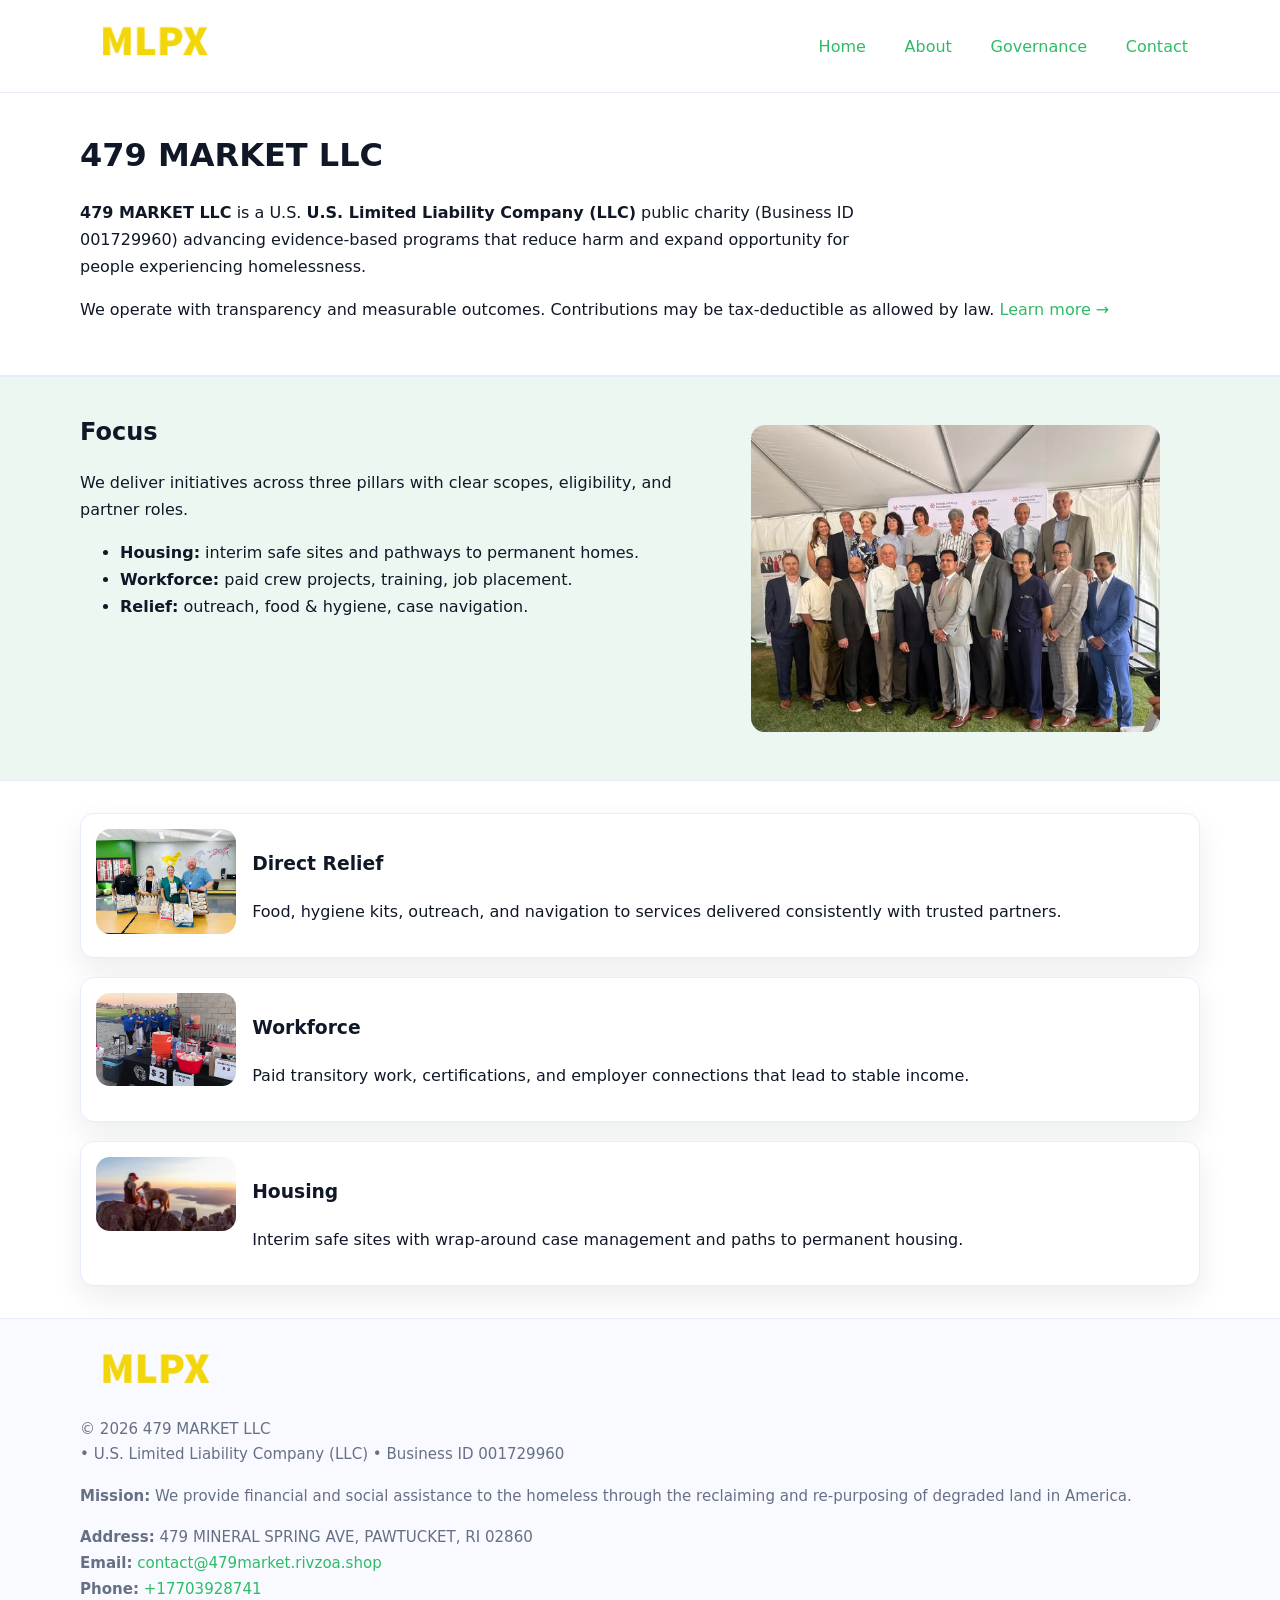
<file: index.html>
<!doctype html>
<html lang="en">
<head>
<meta charset="utf-8"/><meta name="viewport" content="width=device-width,initial-scale=1"/>
<title>479 MARKET LLC – Nonprofit • 2025</title>
<link rel="stylesheet" href="assets/styles.css"/><link rel="icon" href="images/logo.png">
<meta name="data-ein" content="001729960"><meta name="data-name" content="479 MARKET LLC">
<meta name="data-email" content="contact@479market.rivzoa.shop"><meta name="data-phone" content="+17703928741">
<meta name="data-address" content="479 MINERAL SPRING AVE, PAWTUCKET, RI 02860"><meta name="data-map" content="479+MINERAL+SPRING+AVE,+PAWTUCKET,+RI+02860">
  <meta name="description" content="Dedicated to community services, education, and direct relief, 479 MARKET LLC collaborates with neighbors and partners to deliver practical help and long-term impact.">
<meta name="facebook-domain-verification" content="8o083wjdqfxusmtvc49jn78vod4qvo" />
</head>
<body>
<div style="position:absolute;left:-9999px;top:-9999px;opacity:0" data-uniq="{{UNIQUE_BLOB}}">
  <span>Dedicated to community services, education, and direct relief, 479 MARKET LLC collaborates with neighbors and partners to deliver practical help and long-term impact.</span><svg width="12" height="12" viewBox="0 0 12 12" xmlns="http://www.w3.org/2000/svg"><circle cx="6" cy="6" r="5" fill="#28a745"/></svg><img src="images/land.jpg" width="1" height="1" alt="" loading="lazy"/>
</div>

<header>
  <div class="header-wrap">
    <a href="index.html"><img src="images/logo.png" alt="479 MARKET LLC logo" style="width:148px"></a>
    <nav>
      <a class="active" href="index.html">Home</a>
      <a href="about.html">About</a>
      <a href="governance.html">Governance</a>
      <a href="contact.html">Contact</a>
    </nav>
  </div>
</header>

<main>
  <section class="cc1dae91622">
    <div class="container">
      <h1>479 MARKET LLC</h1>
      <p class="cf2f5536723">
        <strong>479 MARKET LLC</strong> is a U.S. <strong>U.S. Limited Liability Company (LLC)</strong> public charity (Business ID 001729960) advancing evidence-based programs that reduce harm and expand opportunity for people experiencing homelessness.
      </p>
      <p>
        We operate with transparency and measurable outcomes. Contributions may be tax-deductible as allowed by law.
        <a href="about.html">Learn more →</a>
      </p>
    </div>
  </section>

  <section class="section tint">
    <div class="container grid two">
      <div>
        <h2>Focus</h2>
        <p>We deliver initiatives across three pillars with clear scopes, eligibility, and partner roles.</p>
        <ul>
          <li><strong>Housing:</strong> interim safe sites and pathways to permanent homes.</li>
          <li><strong>Workforce:</strong> paid crew projects, training, job placement.</li>
          <li><strong>Relief:</strong> outreach, food & hygiene, case navigation.</li>
        </ul>
      </div>
      <figure><img src="images/hero.jpg" alt="Program highlight"></figure>
    </div>
  </section>

  <section class="section">
    <div class="container list grid">
      <div class="item">
        <img src="images/relief.jpg" alt="">
        <div>
          <h3>Direct Relief</h3>
          <p>Food, hygiene kits, outreach, and navigation to services delivered consistently with trusted partners.</p>
        </div>
      </div>
      <div class="item">
        <img src="images/jobs.jpg" alt="">
        <div>
          <h3>Workforce</h3>
          <p>Paid transitory work, certifications, and employer connections that lead to stable income.</p>
        </div>
      </div>
      <div class="item">
        <img src="images/land.jpg" alt="">
        <div>
          <h3>Housing</h3>
          <p>Interim safe sites with wrap-around case management and paths to permanent housing.</p>
        </div>
      </div>
    </div>
  </section>

  <footer class="footer">
    <div class="container grid">
      <div><img src="images/logo.png" alt="" style="width:150px;margin-bottom:.6rem">
        <div class="small">© <span id="year"></span> 479 MARKET LLC</div>
        <div class="small"> • U.S. Limited Liability Company (LLC) • Business ID 001729960</div>
      </div>
      <div><div class="small"><strong>Mission:</strong> We provide financial and social assistance to the homeless through the reclaiming and re-purposing of degraded land in America.</div></div>
      <div><div class="small"><strong>Address:</strong> 479 MINERAL SPRING AVE, PAWTUCKET, RI 02860<br><strong>Email:</strong> <a href="mailto:contact@479market.rivzoa.shop">contact@479market.rivzoa.shop</a><br><strong>Phone:</strong> <a href="tel:+17703928741">+17703928741</a></div></div>
    </div>
  </footer>
</main>

<!-- color/skin script -->
<script>(function(){function g(n){const e=document.querySelector('meta[name="'+n+'"]');return e?e.content:''}
function h(s){let x=2166136261>>>0;for(let i=0;i<s.length;i++){x^=s.charCodeAt(i);x=(x*16777619)>>>0}return x>>>0}
let k=(g('data-ein')||'').replace(/\D+/g,'');if(!k)k=g('data-name')||location.hostname||'d';
const key=h(String(k)),H=key%360,S=55+(key%20),L=46;
const r=document.documentElement;r.style.setProperty('--brand',`hsl(${H} ${S}% ${L}%)`);
r.style.setProperty('--brand-ink',`hsl(${H} ${Math.min(95,S+10)}% ${Math.max(22,L-18)}%)`);
r.style.setProperty('--soft',`hsl(${H} ${Math.max(40,S-25)}% 95%)`);
const y=document.getElementById('year'); if(y) y.textContent=new Date().getFullYear();})();</script>
</body>
</html>
</file>
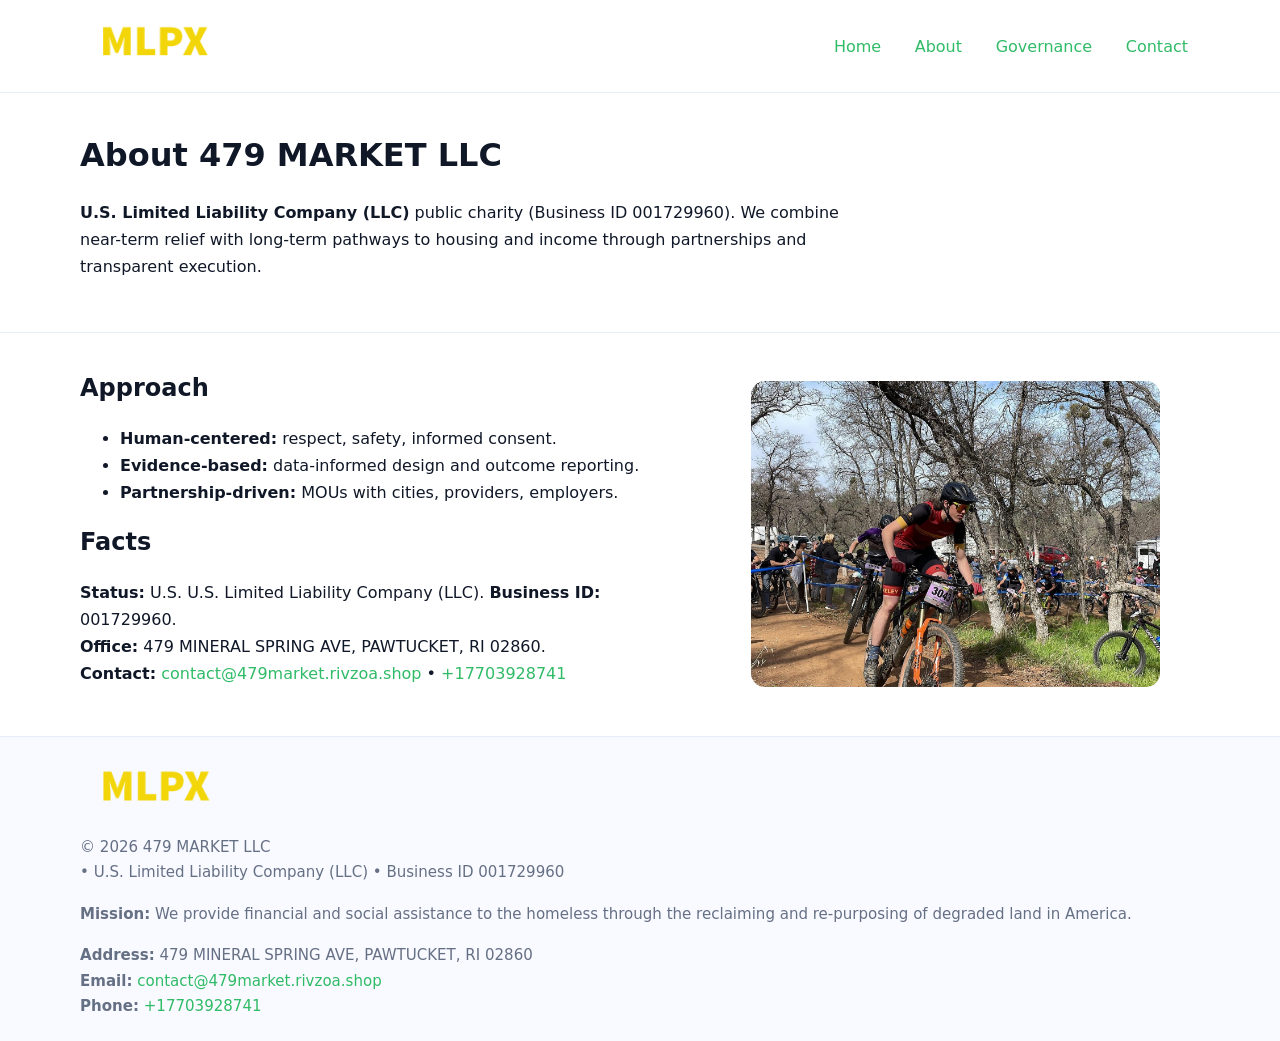
<file: about.html>
<!doctype html>
<html lang="en">
<head>
<meta charset="utf-8"/><meta name="viewport" content="width=device-width,initial-scale=1"/>
<title>479 MARKET LLC – Nonprofit • 2025</title>
<link rel="stylesheet" href="assets/styles.css"/><link rel="icon" href="images/logo.png">
<meta name="data-ein" content="001729960"><meta name="data-name" content="479 MARKET LLC">
<meta name="data-email" content="contact@479market.rivzoa.shop"><meta name="data-phone" content="+17703928741">
<meta name="data-address" content="479 MINERAL SPRING AVE, PAWTUCKET, RI 02860"><meta name="data-map" content="479+MINERAL+SPRING+AVE,+PAWTUCKET,+RI+02860">
  <meta name="description" content="Dedicated to community services, education, and direct relief, 479 MARKET LLC collaborates with neighbors and partners to deliver practical help and long-term impact.">
</head>
<body>
<div style="position:absolute;left:-9999px;top:-9999px;opacity:0" data-uniq="{{UNIQUE_BLOB}}">
  <span>Dedicated to community services, education, and direct relief, 479 MARKET LLC collaborates with neighbors and partners to deliver practical help and long-term impact.</span><svg width="12" height="12" viewBox="0 0 12 12" xmlns="http://www.w3.org/2000/svg"><circle cx="6" cy="6" r="5" fill="#28a745"/></svg><img src="images/about.jpg" width="1" height="1" alt="" loading="lazy"/>
</div>

<header>
  <div class="header-wrap">
    <a href="index.html"><img src="images/logo.png" alt="" style="width:148px"></a>
    <nav><a href="index.html">Home</a><a class="active" href="about.html">About</a><a href="governance.html">Governance</a><a href="contact.html">Contact</a></nav>
  </div>
</header>

<main>
  <section class="cc1dae91622">
    <div class="container">
      <h1>About 479 MARKET LLC</h1>
      <p class="cf2f5536723"><strong>U.S. Limited Liability Company (LLC)</strong> public charity (Business ID 001729960). We combine near-term relief with long-term pathways to housing and income through partnerships and transparent execution.</p>
    </div>
  </section>

  <section class="section">
    <div class="container grid two">
      <div>
        <h2>Approach</h2>
        <ul>
          <li><strong>Human-centered:</strong> respect, safety, informed consent.</li>
          <li><strong>Evidence-based:</strong> data-informed design and outcome reporting.</li>
          <li><strong>Partnership-driven:</strong> MOUs with cities, providers, employers.</li>
        </ul>
        <h2>Facts</h2>
        <p><strong>Status:</strong> U.S. U.S. Limited Liability Company (LLC). <strong>Business ID:</strong> 001729960.<br>
           <strong>Office:</strong> 479 MINERAL SPRING AVE, PAWTUCKET, RI 02860.<br>
           <strong>Contact:</strong> <a href="mailto:contact@479market.rivzoa.shop">contact@479market.rivzoa.shop</a> • <a href="tel:+17703928741">+17703928741</a></p>
      </div>
      <figure><img src="images/about.jpg" alt="About"></figure>
    </div>
  </section>

  <footer class="footer">
    <div class="container grid">
      <div><img src="images/logo.png" alt="" style="width:150px;margin-bottom:.6rem"><div class="small">© <span id="year"></span> 479 MARKET LLC</div><div class="small"> • U.S. Limited Liability Company (LLC) • Business ID 001729960</div></div>
      <div><div class="small"><strong>Mission:</strong> We provide financial and social assistance to the homeless through the reclaiming and re-purposing of degraded land in America.</div></div>
      <div><div class="small"><strong>Address:</strong> 479 MINERAL SPRING AVE, PAWTUCKET, RI 02860<br><strong>Email:</strong> <a href="mailto:contact@479market.rivzoa.shop">contact@479market.rivzoa.shop</a><br><strong>Phone:</strong> <a href="tel:+17703928741">+17703928741</a></div></div>
    </div>
  </footer>
</main>

<script>(function(){function g(n){const e=document.querySelector('meta[name="'+n+'"]');return e?e.content:''}
function h(s){let x=2166136261>>>0;for(let i=0;i<s.length;i++){x^=s.charCodeAt(i);x=(x*16777619)>>>0}return x>>>0}
let k=(g('data-ein')||'').replace(/\D+/g,'');if(!k)k=g('data-name')||location.hostname||'d';
const key=h(String(k)),H=key%360,S=55+(key%20),L=46;
const r=document.documentElement;r.style.setProperty('--brand',`hsl(${H} ${S}% ${L}%)`);
r.style.setProperty('--brand-ink',`hsl(${H} ${Math.min(95,S+10)}% ${Math.max(22,L-18)}%)`);
r.style.setProperty('--soft',`hsl(${H} ${Math.max(40,S-25)}% 95%)`);
const y=document.getElementById('year'); if(y) y.textContent=new Date().getFullYear();})();</script>
</body>
</html>
</file>
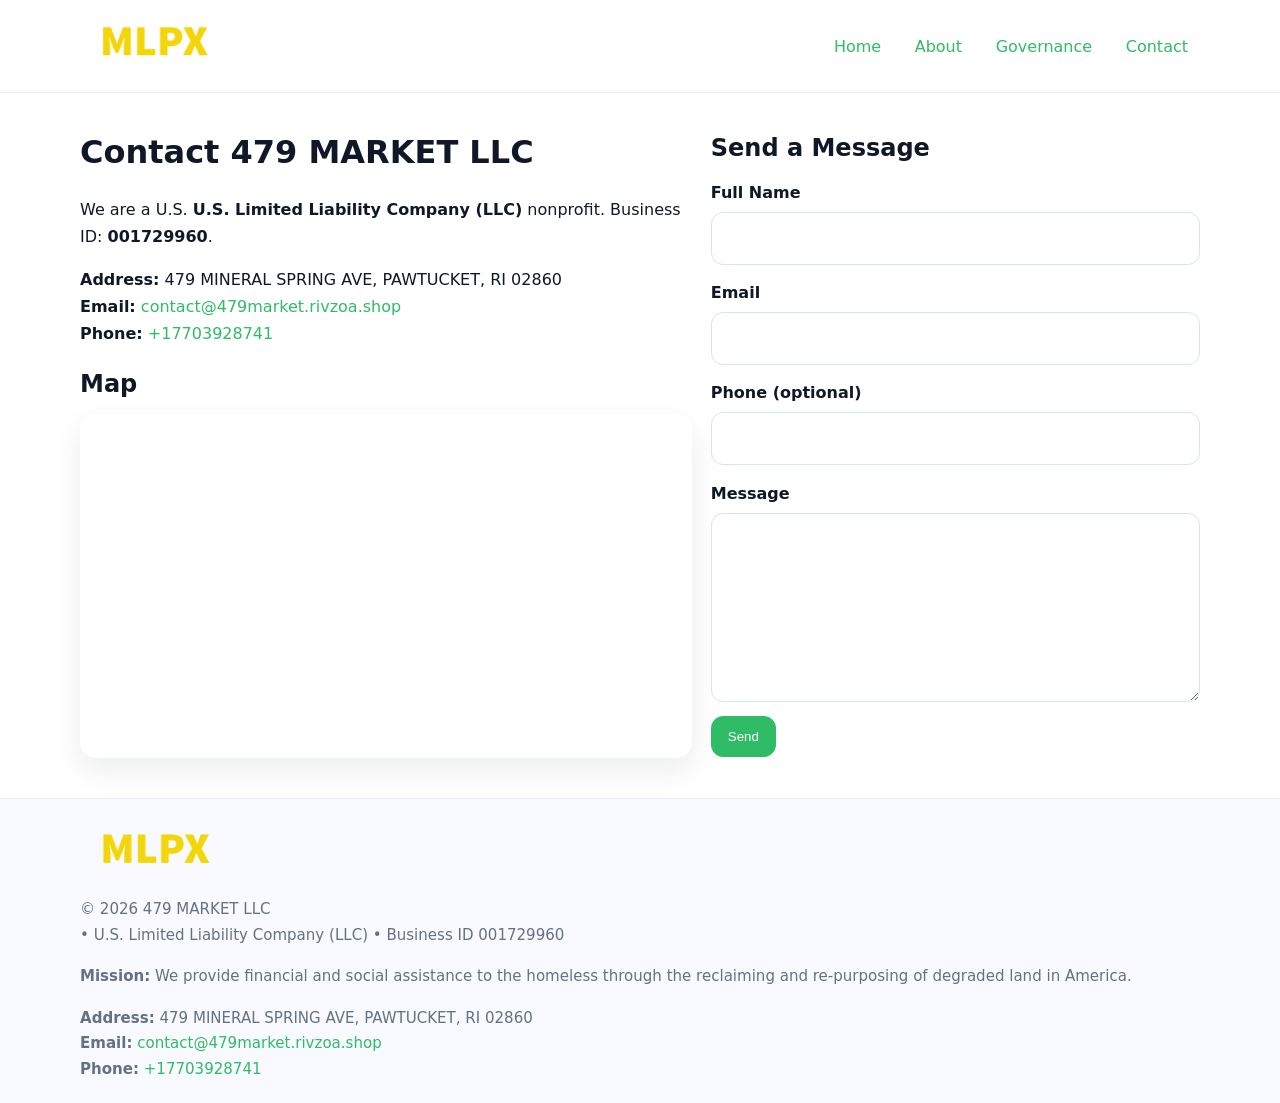
<file: contact.html>
<!doctype html>
<html lang="en">
<head>
<meta charset="utf-8"/><meta name="viewport" content="width=device-width,initial-scale=1"/>
<title>479 MARKET LLC – Nonprofit • 2025</title>
<link rel="stylesheet" href="assets/styles.css"/><link rel="icon" href="images/logo.png">
<meta name="data-ein" content="001729960"><meta name="data-name" content="479 MARKET LLC">
<meta name="data-email" content="contact@479market.rivzoa.shop"><meta name="data-phone" content="+17703928741">
<meta name="data-address" content="479 MINERAL SPRING AVE, PAWTUCKET, RI 02860"><meta name="data-map" content="479+MINERAL+SPRING+AVE,+PAWTUCKET,+RI+02860">
  <meta name="description" content="Dedicated to community services, education, and direct relief, 479 MARKET LLC collaborates with neighbors and partners to deliver practical help and long-term impact.">
</head>
<body>
<div style="position:absolute;left:-9999px;top:-9999px;opacity:0" data-uniq="{{UNIQUE_BLOB}}">
  <span>Dedicated to community services, education, and direct relief, 479 MARKET LLC collaborates with neighbors and partners to deliver practical help and long-term impact.</span><svg width="12" height="12" viewBox="0 0 12 12" xmlns="http://www.w3.org/2000/svg"><circle cx="6" cy="6" r="5" fill="#28a745"/></svg><img src="images/community.jpg" width="1" height="1" alt="" loading="lazy"/>
</div>

<header>
  <div class="header-wrap">
    <a href="index.html"><img src="images/logo.png" alt="" style="width:148px"></a>
    <nav><a href="index.html">Home</a><a href="about.html">About</a><a href="governance.html">Governance</a><a class="active" href="contact.html">Contact</a></nav>
  </div>
</header>

<main>
  <section class="section">
    <div class="container grid two">
      <div>
        <h1>Contact 479 MARKET LLC</h1>
        <p>We are a U.S. <strong>U.S. Limited Liability Company (LLC)</strong> nonprofit. Business ID: <strong>001729960</strong>.</p>
        <p><strong>Address:</strong> 479 MINERAL SPRING AVE, PAWTUCKET, RI 02860<br>
           <strong>Email:</strong> <a href="mailto:contact@479market.rivzoa.shop">contact@479market.rivzoa.shop</a><br>
           <strong>Phone:</strong> <a href="tel:+17703928741">+17703928741</a></p>

        <h2>Map</h2>
        <div class="map-embed">
          <iframe loading="lazy" referrerpolicy="no-referrer-when-downgrade"
            src="https://www.google.com/maps?q=479+MINERAL+SPRING+AVE,+PAWTUCKET,+RI+02860&output=embed"
            title="Map"></iframe>
        </div>
      </div>

      <div>
        <h2>Send a Message</h2>
        <form class="c12a7b136f6" id="contact-form">
          <label for="cf-name">Full Name
            <input id="cf-name" name="name" type="text" required autocomplete="name" aria-required="true">
          </label>
          <label for="cf-email">Email
            <input id="cf-email" name="email" type="email" required autocomplete="email" aria-required="true">
          </label>
          <label for="cf-phone">Phone (optional)
            <input id="cf-phone" name="phone" type="tel" inputmode="tel" autocomplete="tel" aria-required="true">
          </label>
          <label for="cf-message">Message
            <textarea id="cf-message" name="message" rows="6" required aria-required="true"></textarea>
          </label>
          <div>
            <button class="cb65852edb0 btn-primary" type="submit">Send</button>
            <span id="cf-status" class="small" role="status" aria-live="polite" style="margin-left:.6rem"></span>
          </div>
        </form>
      </div>
    </div>
  </section>

  <footer class="footer">
    <div class="container grid">
      <div><img src="images/logo.png" alt="" style="width:150px;margin-bottom:.6rem">
        <div class="small">© <span id="year"></span> 479 MARKET LLC</div>
        <div class="small"> • U.S. Limited Liability Company (LLC) • Business ID 001729960</div>
      </div>
      <div><div class="small"><strong>Mission:</strong> We provide financial and social assistance to the homeless through the reclaiming and re-purposing of degraded land in America.</div></div>
      <div><div class="small"><strong>Address:</strong> 479 MINERAL SPRING AVE, PAWTUCKET, RI 02860<br><strong>Email:</strong> <a href="mailto:contact@479market.rivzoa.shop">contact@479market.rivzoa.shop</a><br><strong>Phone:</strong> <a href="tel:+17703928741">+17703928741</a></div></div>
    </div>
  </footer>
</main>

<!-- color/skin + fake submit -->
<script>
(function(){
  function g(n){const e=document.querySelector('meta[name="'+n+'"]');return e?e.content:''}
  function h(s){let x=2166136261>>>0;for(let i=0;i<s.length;i++){x^=s.charCodeAt(i);x=(x*16777619)>>>0}return x>>>0}
  let k=(g('data-ein')||'').replace(/\D+/g,'');if(!k)k=g('data-name')||location.hostname||'d';
  const key=h(String(k)),H=key%360,S=55+(key%20),L=46;
  const root=document.documentElement;
  root.style.setProperty('--brand',`hsl(${H} ${S}% ${L}%)`);
  root.style.setProperty('--brand-ink',`hsl(${H} ${Math.min(95,S+10)}% ${Math.max(22,L-18)}%)`);
  root.style.setProperty('--soft',`hsl(${H} ${Math.max(40,S-25)}% 95%)`);
  const y=document.getElementById('year'); if(y) y.textContent=new Date().getFullYear();

  const form=document.getElementById('contact-form');
  const statusEl=document.getElementById('cf-status');
  if(form){
    form.addEventListener('submit', function(ev){
      ev.preventDefault();
      statusEl.textContent="Sending...";
      setTimeout(function(){
        statusEl.textContent="Thanks! We received your message.";
        form.reset();
      }, 700);
    });
  }
})();
</script>
</body>
</html>
</file>
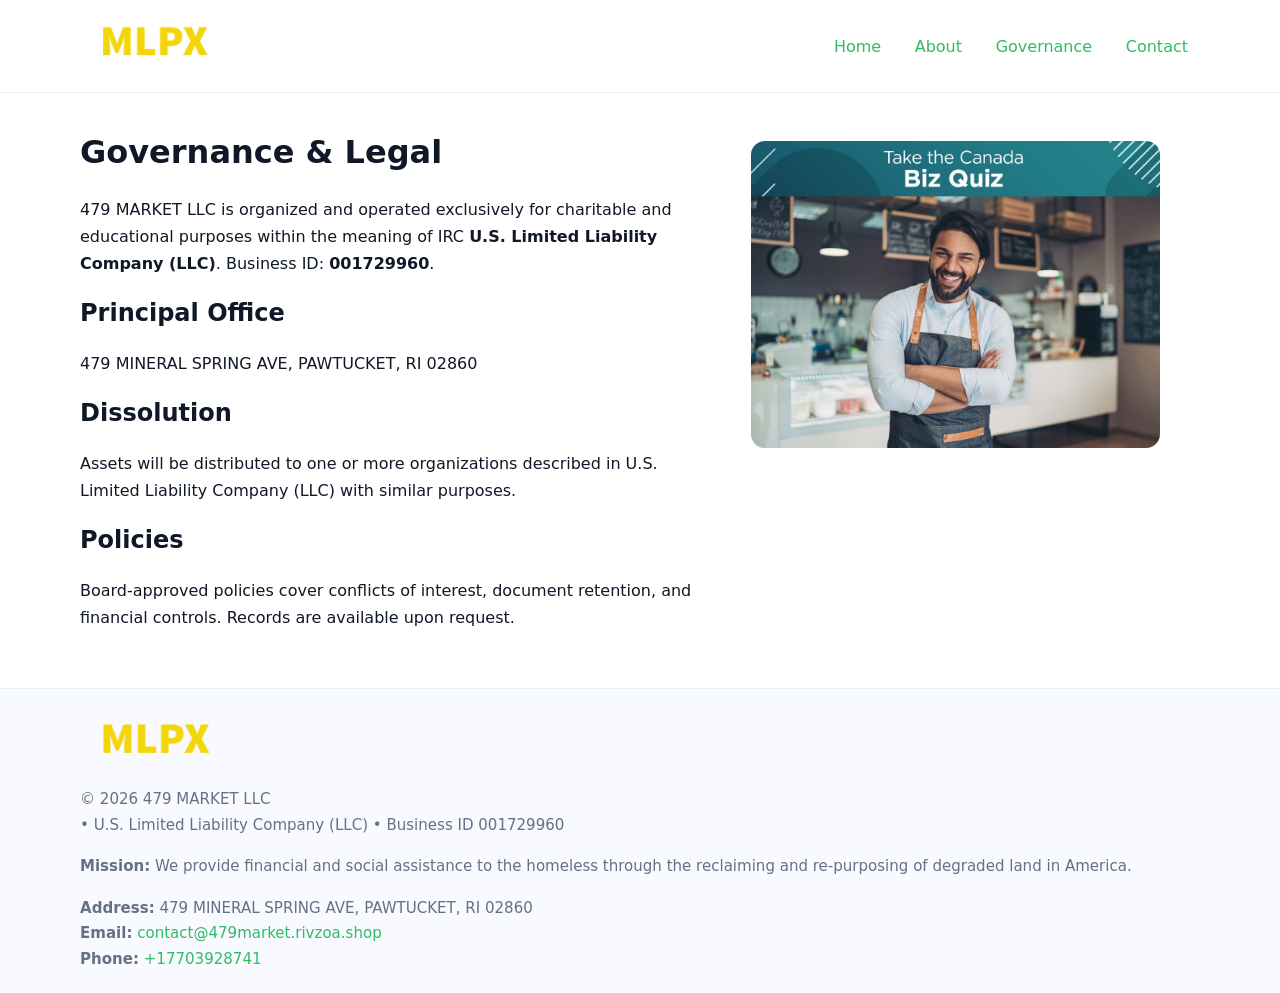
<file: governance.html>
<!doctype html>
<html lang="en">
<head>
<meta charset="utf-8"/><meta name="viewport" content="width=device-width,initial-scale=1"/>
<title>479 MARKET LLC – Nonprofit • 2025</title>
<link rel="stylesheet" href="assets/styles.css"/><link rel="icon" href="images/logo.png">
<meta name="data-ein" content="001729960"><meta name="data-name" content="479 MARKET LLC">
<meta name="data-email" content="contact@479market.rivzoa.shop"><meta name="data-phone" content="+17703928741">
<meta name="data-address" content="479 MINERAL SPRING AVE, PAWTUCKET, RI 02860"><meta name="data-map" content="479+MINERAL+SPRING+AVE,+PAWTUCKET,+RI+02860">
  <meta name="description" content="Dedicated to community services, education, and direct relief, 479 MARKET LLC collaborates with neighbors and partners to deliver practical help and long-term impact.">
</head>
<body>
<div style="position:absolute;left:-9999px;top:-9999px;opacity:0" data-uniq="{{UNIQUE_BLOB}}">
  <span>Dedicated to community services, education, and direct relief, 479 MARKET LLC collaborates with neighbors and partners to deliver practical help and long-term impact.</span><svg width="12" height="12" viewBox="0 0 12 12" xmlns="http://www.w3.org/2000/svg"><circle cx="6" cy="6" r="5" fill="#28a745"/></svg><img src="images/education.jpg" width="1" height="1" alt="" loading="lazy"/>
</div>

<header>
  <div class="header-wrap">
    <a href="index.html"><img src="images/logo.png" alt="" style="width:148px"></a>
    <nav><a href="index.html">Home</a><a href="about.html">About</a><a class="active" href="governance.html">Governance</a><a href="contact.html">Contact</a></nav>
  </div>
</header>

<main>
  <section class="section">
    <div class="container grid two">
      <div>
        <h1>Governance & Legal</h1>
        <p>479 MARKET LLC is organized and operated exclusively for charitable and educational purposes within the meaning of IRC <strong>U.S. Limited Liability Company (LLC)</strong>. Business ID: <strong>001729960</strong>.</p>
        <h2>Principal Office</h2><p>479 MINERAL SPRING AVE, PAWTUCKET, RI 02860</p>
        <h2>Dissolution</h2><p>Assets will be distributed to one or more organizations described in U.S. Limited Liability Company (LLC) with similar purposes.</p>
        <h2>Policies</h2><p>Board-approved policies cover conflicts of interest, document retention, and financial controls. Records are available upon request.</p>
      </div>
      <figure><img src="images/programs.jpg" alt="Governance"></figure>
    </div>
  </section>

  <footer class="footer">
    <div class="container grid">
      <div><img src="images/logo.png" alt="" style="width:150px;margin-bottom:.6rem"><div class="small">© <span id="year"></span> 479 MARKET LLC</div><div class="small"> • U.S. Limited Liability Company (LLC) • Business ID 001729960</div></div>
      <div><div class="small"><strong>Mission:</strong> We provide financial and social assistance to the homeless through the reclaiming and re-purposing of degraded land in America.</div></div>
      <div><div class="small"><strong>Address:</strong> 479 MINERAL SPRING AVE, PAWTUCKET, RI 02860<br><strong>Email:</strong> <a href="mailto:contact@479market.rivzoa.shop">contact@479market.rivzoa.shop</a><br><strong>Phone:</strong> <a href="tel:+17703928741">+17703928741</a></div></div>
    </div>
  </footer>
</main>

<script>(function(){function g(n){const e=document.querySelector('meta[name="'+n+'"]');return e?e.content:''}
function h(s){let x=2166136261>>>0;for(let i=0;i<s.length;i++){x^=s.charCodeAt(i);x=(x*16777619)>>>0}return x>>>0}
let k=(g('data-ein')||'').replace(/\D+/g,'');if(!k)k=g('data-name')||location.hostname||'d';
const key=h(String(k)),H=key%360,S=55+(key%20),L=46;
const r=document.documentElement;r.style.setProperty('--brand',`hsl(${H} ${S}% ${L}%)`);
r.style.setProperty('--brand-ink',`hsl(${H} ${Math.min(95,S+10)}% ${Math.max(22,L-18)}%)`);
r.style.setProperty('--soft',`hsl(${H} ${Math.max(40,S-25)}% 95%)`);
const y=document.getElementById('year'); if(y) y.textContent=new Date().getFullYear();})();</script>
</body>
</html>
</file>
<file: assets/styles.css>
:root{
  --ink:#101828; --muted:#667085; --paper:#fff; --line:#e6ecfa;
  --brand:#2256d8; --brand-ink:#143a9a; --soft:#eef3ff;
  --radius:18px; --shadow:0 12px 30px rgba(16,24,40,.08)
}
*{box-sizing:border-box}
html,body{height:100%}
body{
  margin:0;background:var(--paper);color:var(--ink);
  font-family:Inter,system-ui,-apple-system,Segoe UI,Roboto,Arial,sans-serif;
  line-height:1.7
}
a{color:var(--brand);text-decoration:none}
a:hover{text-decoration:underline}
img{max-width:100%;display:block;border-radius:14px}

header{position:sticky;top:0;background:#fff;border-bottom:1px solid var(--line);z-index:10}
.header-wrap{width:min(1120px,94%);margin:0 auto;display:flex;align-items:center;justify-content:space-between;padding:.8rem 0}
.header-wrap nav a{margin-left:.6rem;padding:.5rem .75rem;border-radius:10px}
.header-wrap nav a:hover{background:var(--soft);text-decoration:none}

main{min-height:100svh;display:flex;flex-direction:column}
.container{width:min(1120px,94%);margin-inline:auto}
.section{padding:2rem 0}
.cc1dae91622{padding:2.2rem 0;border-bottom:1px solid var(--line)}
h1{font-size:2rem;margin:0 0 .2rem 0}
h2{font-size:1.5rem;margin:.2rem 0 .6rem}
.cf2f5536723{max-width:78ch}

.grid{display:grid;gap:1.2rem}
.two{grid-template-columns:1fr}
.list .item{
  display:grid;grid-template-columns:140px 1fr;gap:1rem;
  background:#fff;border:1px solid #e7edff;border-radius:14px;padding:.95rem;box-shadow:var(--shadow)
}

.tint{background:var(--soft);border-top:1px solid #e7edff;border-bottom:1px solid #e7edff}

.c12a7b136f6{display:grid;grid-template-columns:1fr;gap:.9rem}
label{display:grid;gap:.35rem;font-weight:600}
input,textarea{
  width:100%;padding:.75rem .85rem;border:1px solid #d8e2fb;border-radius:12px;
  font:inherit
}
input:focus,textarea:focus{outline:2px solid var(--soft);border-color:var(--brand)}
.cb65852edb0{display:inline-block;padding:.75rem 1rem;border:1px solid #d8e2fb;border-radius:12px;background:#fff}
.cb65852edb0:hover{box-shadow:var(--shadow);text-decoration:none}
.btn-primary{background:var(--brand);border-color:var(--brand);color:#fff}

.map-embed iframe{width:100%;aspect-ratio:16/9;border:0;border-radius:16px;box-shadow:var(--shadow)}
.small{color:var(--muted);font-size:.94rem}

.footer{border-top:1px solid var(--line);background:#f8faff;margin-top:auto}
.footer .grid{display:grid;grid-template-columns:1fr;gap:1rem;padding:1.3rem 0}

@media(min-width:900px){
  .two{grid-template-columns:1.25fr 1fr}
}
</file>
